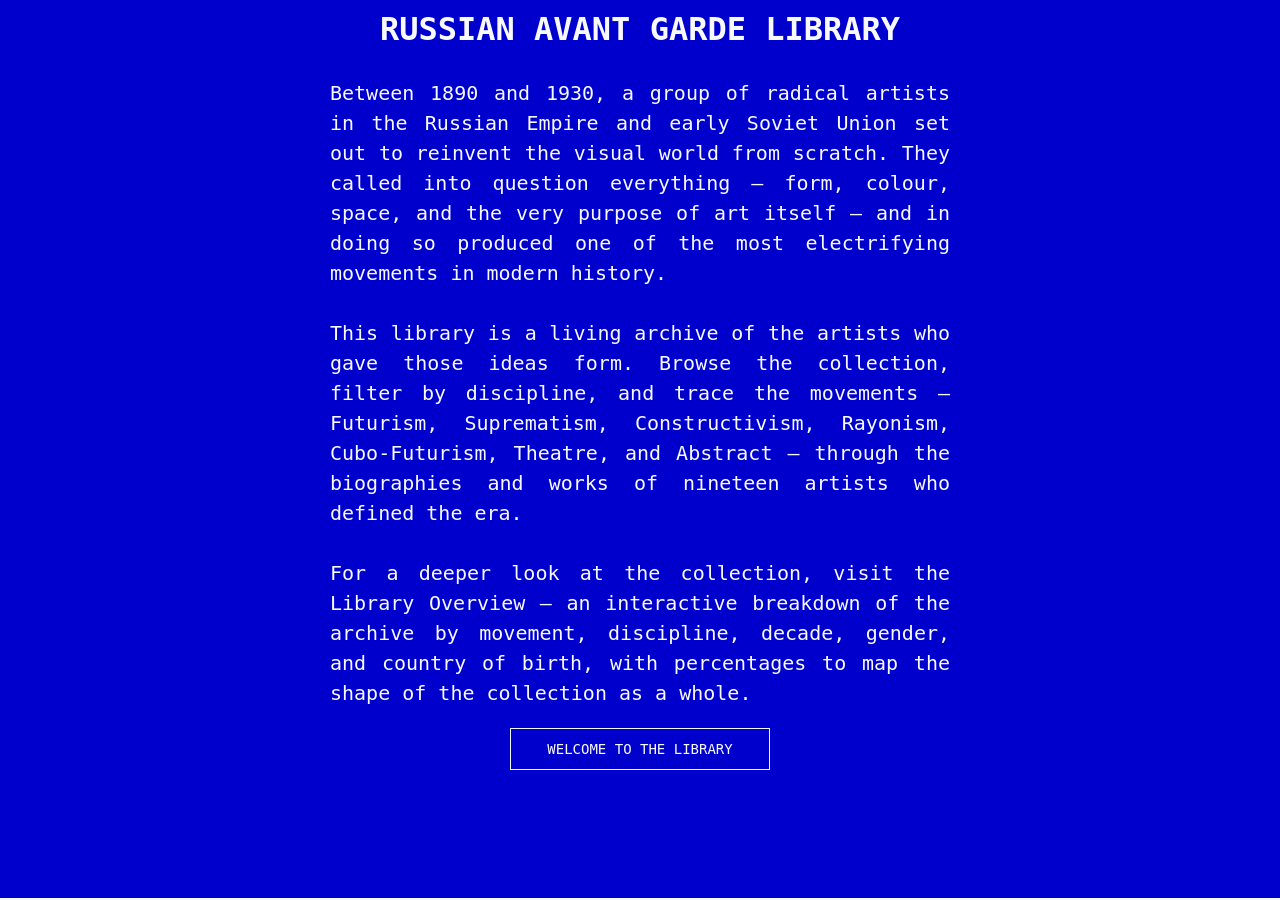
<file: index.html>
<!DOCTYPE html>
<html lang="en">
<head>
  <meta charset="UTF-8">
  <meta name="viewport" content="width=device-width, initial-scale=1.0">
  <title>Russian Avant Garde Library Welcome</title>
  <link rel="stylesheet" href="style.css">
</head>
<body>

  <header>
  <div style="flex:1; display:flex; justify-content:flex-start; align-items:center;">
  </div>
  <h1>Russian Avant Garde Library</h1>
  <div style="flex:1; display:flex; justify-content:flex-end; align-items:center;">
  </div>
</header>

  <main class="landing-container">
    <section class="landing-text">
     
      <p class="landing-description"> Between 1890 and 1930, a group of radical artists in the Russian Empire and early Soviet Union set out to reinvent the visual world from scratch. They called into question everything — form, colour, space, and the very purpose of art itself — and in doing so produced one of the most electrifying movements in modern history.
        <br><br>
        This library is a living archive of the artists who gave those ideas form. Browse the collection, filter by discipline, and trace the movements — Futurism, Suprematism, Constructivism, Rayonism, Cubo-Futurism, Theatre, and Abstract — through the biographies and works of nineteen artists who defined the era. 
        <br><br>
        For a deeper look at the collection, visit the Library Overview — an interactive breakdown of the archive by movement, discipline, decade, gender, and country of birth, with percentages to map the shape of the collection as a whole.
      </p>
    </section>
    <a href="main.html" class="enter-btn">Welcome to the Library</a>
  </main>

  <footer>
    
  </footer>
  <script src="script.js"></script>
<script>
  function updateHeights() {
    const header = document.querySelector('header');
    const topNav = document.querySelector('.nav-top');
    const bottomNav = document.querySelector('.nav-bottom');
    
    const headerH = header ? header.offsetHeight : 0;
    const topNavH = topNav ? topNav.offsetHeight : 0;
    const bottomNavH = bottomNav ? bottomNav.offsetHeight : 0;
    
    const total = headerH + topNavH + bottomNavH;
    document.documentElement.style.setProperty('--ui-height', total + 'px');
  }

  updateHeights();
  window.addEventListener('resize', updateHeights);
</script>
</body>

</html>
</file>
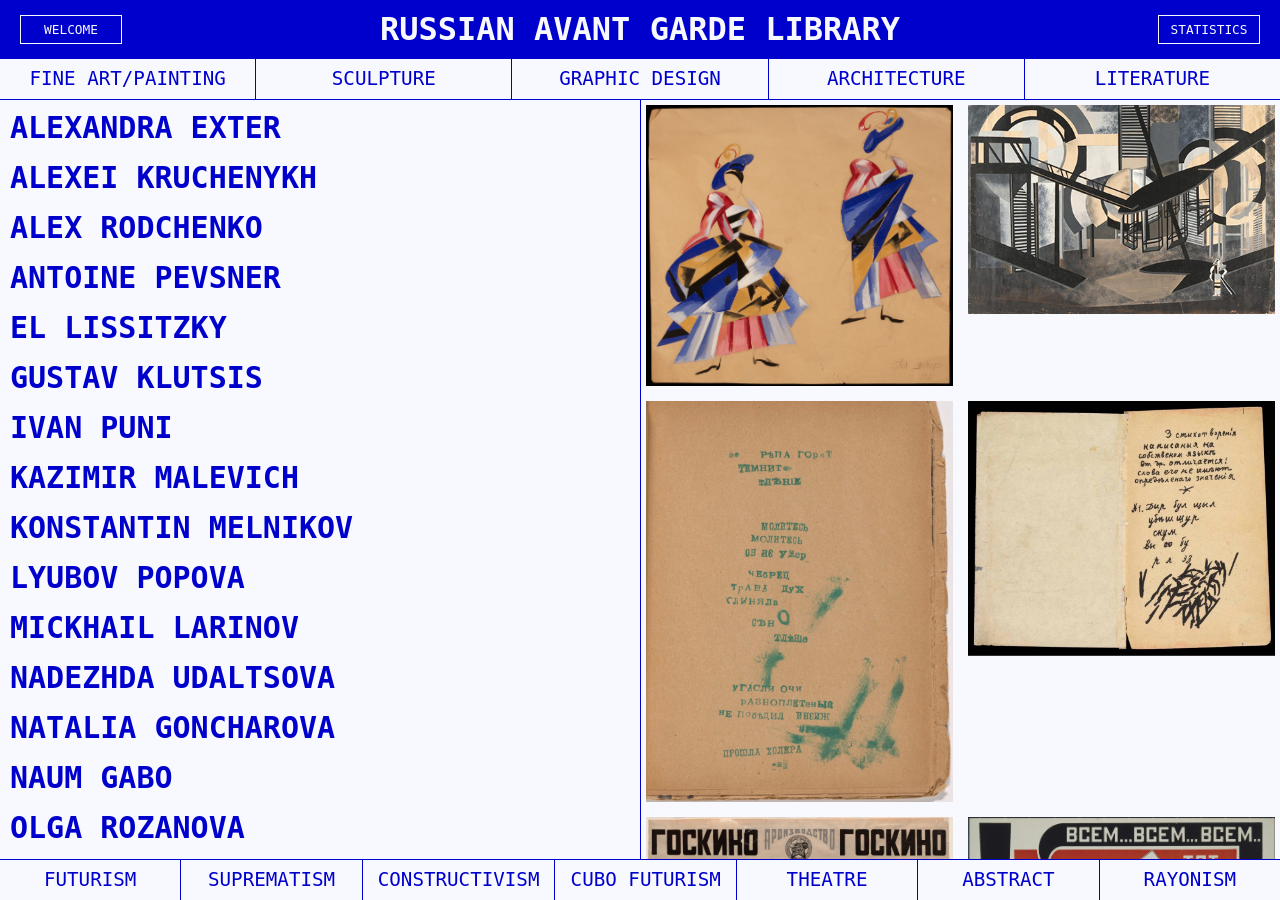
<file: main.html>
<!DOCTYPE html>
<html lang="en">
<head>
    <meta name="viewport" content="width=device-width, initial-scale=1.0">
    <meta charset="UTF-8">
    <title>Russian Avant Garde Library</title>
    <link rel="stylesheet" href="style.css">
</head>

<body>
    <header>
  <div style="flex:1; display:flex; justify-content:flex-start;">
    <a href="index.html" class="header-btn">Welcome</a>
  </div>
  <h1>Russian Avant Garde Library</h1>
  <div style="flex:1; display:flex; justify-content:flex-end;">
    <a href="statistics.html" class="header-btn">Statistics</a>
  </div>
  <button class="hamburger-btn" onclick="toggleMenu()">
    <span></span><span></span><span></span>
  </button>
  <div class="hamburger-menu" id="hamburgerMenu">
    <a href="index.html">Welcome</a>
    <a href="statistics.html">Statistics</a>
  </div>
</header>
    
    <div class="divider"></div>
    
    <nav class="Disciplines">
        
        <ul class="nav-horizontal nav-top">
            <li><a href="#" data-disciplines="painting">Fine Art/Painting</a></li>
            <li><a href="#" data-disciplines="sculpture">Sculpture</a></li>
            <li><a href="#" data-disciplines="graphicdesign">Graphic Design</a></li>
            <li><a href="#" data-disciplines="architecture">Architecture</a></li>
            <li><a href="#" data-disciplines="literature">Literature</a></li>
            
        </ul>
    </nav>

        <div class="divider"></div>

<main class="main-container">
            <section class="artists">
                
                    <ul class="artist-list">
                    
                        <li class="artist"
                            data-discipline="painting"
                            data-movement="cubofuturism theatre"
                            data-artist="alexandraexter">
                            <details>
                                <summary>Alexandra Exter</summary>
                                <p>Born Alexandra Alexandrovna Grigorovich, she attended the Kyiv Art Institute and married Nikolai Eugenovitch Exter. As a member of Russia’s pre-Revolutionary artistic avant-garde, Exter was close to other progressive artists, writers, and composers. In 1916, when nonobjective art was still extremely rare, Exter created her first purely abstract paintings. Her set designs and costumes for a Moscow play won critical acclaim and launched her theatrical career. For the next several decades, Exter produced innovative and influential stage designs for plays, ballets, and experimental films. Like many radical artists, Exter eventually left Russia, settling in Paris in 1924. Exter continued experimenting with Constructivism and sometimes incorporated modern industrial materials such as celluloid and sheet metal into her futuristic designs. She remained an important influence through exhibitions, stage work, and teaching at Fernand Léger’s Académie d’Art Moderne.</p>
                            </details>
                        </li>

                        <li class="artist"
                            data-discipline="literature"
                            data-movement="futurism"
                            data-artist="alexeikruchenykh">
                            <details>
                                <summary>Alexei Kruchenykh</summary>
                                <p>The poet and artist Aleksei Kruchenykh is best known as one of the most dedicated and radical proponents of Russian Futurism. In A Slap in the Face of Public Taste, a manifesto issued in 1912, he and his co-authors called for the inauguration of a new artistic language: “Throw Pushkin, Dostoevsky, Tolstoy, et al., et al., overboard from the Ship of Modernity,” they declared. “We alone are the face of our Time.”  Perhaps more than any other figure in the Futurist group, Kruchenykh fully committed himself to the renunciation of the prevailing artistic and literary canon. His innovative books synthesize nontraditional poetry composed of nonsensical words with abstract imagery often contributed by other artists, including Mikhail Larionov, Natalia Goncharova, and Kazimir Malevich. In these books, Kruchenykh intentionally incorporated misprints, deletions, errors, and even blank pages, seeking to convey the disorder and irrationality of a world marked by rapid social transformation and technological innovation.</p>
                            </details>
                        </li>

                        <li class="artist"
                            data-discipline="graphicdesign"
                            data-movement="constructivism"
                            data-artist="alexrodchenko">
                            <details>
                                <summary>Alex Rodchenko</summary>
                                <p>Alexander Rodchenko is perhaps the most important avant-garde artist to have put his art in the service of political revolution. In this regard, his career is a model of the clash between modern art and radical politics. He emerged as a fairly conventional painter, but his encounters with Russian Futurists propelled him to become an influential founder of the Constructivist movement. And his commitment to the Russian Revolution subsequently encouraged him to abandon first painting and then fine art in its entirety, and to instead put his skills in the service of industry and the state, designing everything from advertisements to book covers. His life's work was a ceaseless experiment with an extraordinary array of media, from painting and sculpture to graphic design and photography. Later in his career, however, the increasingly repressive policies targeted against modern artists in Russia led him to return to painting.</p>
                            </details>
                        </li>

                        <li class="artist"
                            data-discipline="sculpture"
                            data-movement="constructivism"
                            data-artist="antoinepevsner">
                            <details>
                                <summary>Antoine Pevsner</summary>
                                <p>Antoine Pevsner (30 January 1886 – 12 April 1962) was a Russian-born sculptor and the older brother of Alexii Pevsner and Naum Gabo. As the originators of Constructivism and pioneers of kinetic art, the brothers are considered pioneers of twentieth-century sculpture. They made numerous prominent pieces, for instance Antoine's widely known sculpture The Flight of the Bird, located at the General Motors Technical Center in Warren, Michigan.</p>
                            </details>
                        </li>

                        <li class="artist"
                            data-discipline="graphicdesign"
                            data-movement="suprematism constructivism"
                            data-artist="ellissitzky">
                            <details>
                                <summary>El Lissitzky</summary>
                                <p>Russian avant-garde artist El Lissitzky, made a career of utilizing art for social change. In fact, he made the very first abstract work with a political message. Although often highly abstract and theoretical, Lissitzky's work was able speak to the prevailing political discourse of his native Russia, and then the nascent Soviet Union. Following Kazimir Malevich in the Suprematist idiom, Lissitzky used color and basic shapes to make strong political statements. Lissitzky also challenged conventions concerning art, and his Proun series of two-dimensional Suprematist paintings sought to combine architecture and three-dimensional space with traditional, albeit abstract, two-dimensional imagery. A teacher for much of his career and ever an innovator, Lissitzky's work spanned the media of graphic design, typography, photography, photomontage, book design, and architectural design. The work of this cerebral artist was a force of change, deeply influencing modern art including the De Stijl artists and Bauhaus instructors.</p>
                            </details>
                        </li>

                        <li class="artist"
                            data-discipline="graphicdesign"
                            data-movement="constructivism"
                            data-artist="gustavklutsis">
                            <details>
                                <summary>Gustav Klutsis</summary>
                                <p>A Latvian subject of the Russian empire, Gustav Klutsis came to Russia proper during the 1917 Revolution as part of a volunteer machine-gunner unit that helped to topple the czar and safeguard the new Soviet leaders, including Vladimir Lenin. Klutsis had studied painting at home and continued in art schools during and after his military service, ending up at the radically progressive Higher State Artistic and Technical Workshops (VKhUTEMAS)—the cradle of Constructivism. By the early 1920s, Klutsis had worked his way through the rigorous exploration of elemental shapes and basic materials called for by that movement and began to put the Constructivist ethos of honesty and utility to use in agitational propaganda. His designs for mobile poster stands and broadcasting towers (mostly unrealized) to be used for the fifth anniversary of the Revolution were succeeded by years of press illustrations in the rapidly developing idiom of photomontage. Klutsis adopted photography as a means of reinvesting advanced art with what he called “ideologically rich subject matter” that a mass audience would find instantly identifiable and compelling.</p>
                            </details>
                        </li>

                        <li class="artist"
                            data-discipline="painting"
                            data-movement="suprematism cubofuturism"
                            data-artist="ivanpuni">
                            <details>
                                <summary>Ivan Puni</summary>
                                <p>Ivan Puni was born in Kuokkala (then Grand Duchy of Finland in the Russian Empire, now Repino in Russia) to a family of Italian origins. He is the grandson of an eminent Italian composer of ballet music, Cesare Pugni. In 1909-1910 he studied in various workshops, including the Académie Julian in Paris. In 1915 Puni together with the group of avant-garde artists (Aleksandra Ekster, Liubov Popova, Ivan Kliun, Ksenia Boguslavskaya, Olga Rozanova, Nadezhda Udaltsova, Nina Genke and others) joined Supremus, a group led by the founder of Suprematism, Kazimir Malevich. </p>
                            </details>
                        </li>

                        <li class="artist"
                            data-discipline="painting"
                            data-movement="suprematism"
                            data-artist="kazimirmalevich">
                             <details>
                                <summary>Kazimir Malevich</summary>
                                <p>Kazimir Malevich was the founder of the artistic and philosophical school of Suprematism, and his ideas about forms and meaning in art would eventually constitute the theoretical underpinnings of non-objective, or abstract, art. Malevich worked in a variety of styles, but his most important and famous works concentrated on the exploration of pure geometric forms (squares, triangles, and circles) and their relationships to each other and within the pictorial space. Because of his contacts in the West, Malevich was able to transmit his ideas about painting to his fellow artists in Europe and the United States, thus profoundly influencing the evolution of modern art.</p>
                            </details>
                        </li>
                        
                        <li class="artist"
                            data-discipline="architecture"
                            data-movement="constructivism"
                            data-artist="konstantinmelnikov">
                             <details>
                                <summary>Konstantin Melnikov</summary>
                                <p>Konstantin S. Melnikov was one of the most original but also one of the most important architects of the Soviet avant-garde. He belongs in the company of such architects as the brothers Vesnin, Ginzburg, Ladovsky, and the brothers Golosov. With the exception of the younger Leonidov, Melnikov had another characteristic in common with them: They all received a prerevolutionary training, partly at the same institution, the Moscow School for Painting, Sculpture, and Architecture. Academically oriented, their education was strongly focused on classicism, the leading style of the day. Only after the October Revolution, influenced by avant-garde artists in the visual arts (Malevich, Lissitzky, and Tatlin), did they find their way to Modern architecture.</p>
                            </details>
                        </li>
                        
                        <li class="artist"
                            data-discipline="painting"
                            data-movement="suprematism constructivism cubofuturism theatre"
                            data-artist="lyubovpopova">
                             <details>
                                <summary>Lyubov Popova</summary>
                                <p>Lyubov Popova was a radical multimedia artist and designer, who was an active Communist in the 1917 Russian Revolution and the years that followed. She also worked at a time when there were extremely few women artists respected by art institutions or schools, or even in the revolution. Popova travelled Europe and brought a myriad of modern influences to Russian art, in particular Cubism and Futurism - movements focused on multiplicity in the service of showing several angles of an object simultaneously, and demonstrating movement.</p>
                            </details>
                        </li>
                        
                        <li class="artist"
                            data-discipline="painting"
                            data-movement="rayonism"
                            data-artist="mickhaillarinov">
                             <details>
                                <summary>Mickhail Larinov</summary>
                                <p>Larionov was born in Tiraspol, Russia. A painter and theatre designer, in his early career he was one of the leading avant-garde artists in Russia. Together with his life-long companion Natalia Goncharova he experimented with Impressionist and Post-Impressionist techniques. He later sought a fusion between these modern idioms and Russian folk art, in a style that came to be know as ‘Neo-Primitivism’. Around 1912, Larionov and Goncharova developed ‘Rayonism’, a method that acknowledged Futurist and Cubist techniques and focussed on theories of the fourth dimension. Larionov left Russia in 1915 to join up with ballet impresario Serghei Diaghilev, first in Switzerland, and then Paris. He devoted the rest of his career to stage design, executing a number of sets and costumes for Diaghilev productions in the 1920s. He died in Fontenay-aux-Roses, France.</p>
                            </details>
                        </li>

                        <li class="artist"
                            data-discipline="painting"
                            data-movement="suprematism cubofuturism"
                            data-artist="nadezhdaudaltsova">
                            <details>
                                <summary>Nadezhda Udaltsova</summary>
                                <p>An important artist of the Russian avant-garde, Nadezhda Udaltsova collaborated with Vladimir Tatlin and Popova. The first works she exhibited were strongly influenced by French Cubism. Like many of her peers she took part in the 0.10: The Last Futurist Exhibition of Paintings in 1915 and later joined Kazimir Malevich’s group Supremus. As a key artist of the revolutionary generation, after the October Revolution in 1917 she became a member of the Department of Visual Art and was a professor at Svomas (Free State Art Studios) from 1918 to 1920. Later she became a professor of textile design at VKhUTEMAS (Higher Artistic and Technical Studios). In the 1930s Udaltsova faced criticism as a result of Stalin’s campaign against ‘formalism’ and the introduction of Socialist Realism as the new revolutionary aesthetic. Udaltsova’s husband, the artist Alexander Drevin, was executed as part of this cultural purge. Nadezhda Udaltsova continued to paint but abandoned abstraction.</p>
                            </details>
                        </li>
                        
                        <li class="artist"
                            data-discipline="painting"
                            data-movement="futurism theatre rayonism"
                            data-artist="nataliagoncharova">
                            <details>
                                <summary>Natalia Goncharova</summary>
                                <p>“The West has shown me one thing—everything that it has comes from the East.”  These are the words with which Natalia Goncharova expressed her skepticism toward the prestige that Western art enjoyed in Russia. Though she, too, had been influenced by modern French painting, she now began to see its “insignificance,” declaring, “My path is to the original source of all the arts—the East.” What Goncharova had in mind was the art of vsechestvo(everythingness). The essence of this new art lay in an omnivorous embrace of ancient, modern, Eastern, and Western styles and in the conviction that Cubism was not Pablo Picasso and Georges Braque’s invention but rather something anticipated by ancient Scythian sculpture.</p>
                            </details>
                        </li>
                            
                        <li class="artist"
                            data-discipline="sculpture"
                            data-movement="constructivism"
                            data-artist="naumgabo">
                            <details>
                                <summary>Naum Gabo</summary>
                                <p>Naum Gabo was born in Bryansk, Russia. He worked alongside Kandinsky, Tatlin and Malevich until 1921, when he moved to Berlin. There he and his brother, Antoine Pevsner, became leading exponents of Constructivist art, and in their jointly authored manifesto of 1920 they asserted the relationship between art to science and every aspect of modern life, writing that art, ‘should attend us everywhere that life flows and acts’. Gabo’s sculpture prioritised light, space and the kinetic, and the artist often made use of new materials, including plastics. </p>
                            </details>
                        </li>

                        <li class="artist"
                            data-discipline="painting"
                            data-movement="futurism suprematism cubofuturism"
                            data-artist="olgarozanova">
                            <details>
                                <summary>Olga Rozanova</summary>
                                <p>Olga Rozanova was a member of many of the most important art groupings and movements in early-20th century Russia, while the development of her work across the 1910s represents in microcosm the evolution of the Russian avant-garde over the same period. In this sense, she is significant as an exemplary artist of her era, but in many ways, Rozanova was also an exceptional figure: not just as one of few women attached to movements such as Cubo-Futurism and Suprematism, but in bringing her individual theories of spiritual energy and color interaction to bear on those movements, resulting in a unique and emotionally dynamic body of work. Had she not died of diphtheria in 1918 at the age of just 32, she might well be placed alongside Kazimir Malevich as one of the pioneers of 20th-century abstract painting.</p>
                            </details>
                        </li>

                        <li class="artist"
                            data-discipline="graphicdesign"
                            data-movement="constructivism theatre"
                            data-artist="varvarastepanova">
                            <details>
                                <summary>Varvara Stepanova</summary>
                                <p>The collapse of the Russian Empire and the advent of the Soviet regime brought about fundamental changes in all areas of culture, and the visual arts were no exception. The revolution, many avant-garde artists argued, called for a more direct engagement with the social world. Varvara Stepanova, who stood at the forefront of these changes along with her husband Aleksandr Rodchenko, had this to say about the new art necessitated by the new regime: “Constructivism”—the name that Stepanova and her fellow travelers gave to the new art—“is movement away from representation and contemplation toward activity and production.</p>
                            </details>
                        </li>

                        <li class="artist"
                            data-discipline="sculpture"
                            data-movement="constructivism"
                            data-artist="vladimirtatlin">
                            <details>
                                <summary>Vladimir Tatlin</summary>
                                <p>Vladimir Tatlin was central to the birth of Russian Constructivism. Often described as a "laboratory Constructivist," he took lessons learned from Pablo Picasso's Cubist reliefs and Russian Futurism, and began creating objects that sometimes seem poised between sculpture and architecture. Initially trained as an icon painter, he soon abandoned the traditionally pictorial concerns of painting and instead concentrated on the possibilities inherent in the materials he used - often metal, glass, and wood. He wanted above all to bend art to modern purposes and, ultimately, to tasks suited to the goals of Russia's Communist revolution. He is remembered most for his Monument to the Third International (1919-20). A design for the Communist International headquarters, it was realized as a model but never built. It crystallized his desire to bring about a synthesis of art and technology, and has remained a touchstone of that utopian goal for generations of artists since. The arc of his career has come to define the spirit of avant-gardism in the 20th century, the attempt to bring art to the service of everyday life.</p>
                            </details>
                        
                        <li class="artist"
                            data-discipline="literature"
                            data-movement="futurism"
                            data-artist="vladimirmayakovsky">
                            <details>
                                <summary>Vladimir Mayakovsky</summary>
                                <p>Mayakovsky was, in his lifetime, the most dynamic figure of the Soviet literary scene. His predominantly lyrical poems and his technical innovations influenced a number of Soviet poets, and outside Russia his impress was strong, especially in the 1930s, after Stalin declared him the “best and most talented poet of our Soviet epoch.” In the 1960s, young poets, drawn to avant-garde art and activism that often clashed with communist dogma, organized poetry readings under Mayakovsky’s statue in Moscow. In the Soviet Union’s final years there was a strong tendency to view Mayakovsky’s work as dated and insignificant, yet, on the basis of his best works, his reputation was later revived.</p>
                            </details>
                        </li>

                        <li class="artist"
                            data-discipline="painting"
                            data-movement="abstract"
                            data-artist="wassilykandinsky">
                            <details>
                                <summary>Wassily Kandinsky</summary>
                                <p>One of the pioneers of abstract modern art, Wassily Kandinsky exploited the evocative interrelation between color and form to create an experience that engaged the sight, sound, and emotions. He believed that total abstraction offered the possibility for profound, transcendental expression, and that copying from nature only interfered with this process. Influenced by the mystical ideas of Theosophy, he created art that sought to communicate universal spiritual truths. He also innovated a pictorial language only loosely related to the outside world, but deeply expressive of the artist's inner experience. His visual vocabulary developed through three phases, shifting from his early, representational canvases and their divine symbolism to his rapturous and operatic compositions, to his late, geometric and biomorphic flat planes of color. Kandinsky's art and ideas inspired many generations of artists, from his students at the Bauhaus to the Abstract Expressionists after World War II.</p>
                            </details>
                        </li>
                    </ul>

            </section>
                <div class="divider1"></div>

            <section class="artworks">
                <div id="artwork-grid">
                    <img 
                        src="images/alexandraexter-01.jpeg" 
                        class="artwork"
                        data-discipline="painting"
                        data-artist="alexandraexter"
                        data-movement="theatre"/>

                    <img 
                        src="images/alexandraexter-02.jpeg"
                        class="artwork"
                        data-discipline="painting"
                        data-artist="alexandraexter"
                        data-movement="theatre"/> 
                    <img 
                        src="images/alekseikruchenykh-01.jpeg"
                        data-discipline="literature"
                        class="artwork"
                        data-movement="futurism"
                        data-artist="alexeikruchenykh">
                    <img 
                        src="images/alekseikruchenykh-02.jpeg"
                        data-discipline="literature"
                        class="artwork"
                        data-movement="futurism"
                        data-artist="alexeikruchenykh">
                    <img 
                        src="images/alexrodchenko-01.jpeg"
                        class="artwork"
                        data-discipline="graphicdesign"
                        data-movement="constructivism"
                        data-artist="alexrodchenko">
                    <img
                        src="images/alexrodchenko-02.jpeg"
                        class="artwork"
                        data-discipline="graphicdesign"
                        data-movement="constructivism"
                        data-artist="alexrodchenko">
                    <img 
                        src="images/antoinepevsner-01.jpeg"
                        class="artwork"
                        data-discipline="sculpture"
                        data-movement="constructivism"
                        data-artist="antoinepevsner">
                    <img 
                        src="images/antoinepevsner-02.jpeg"
                        class="artwork"
                        data-discipline="sculpture"
                        data-movement="constructivism"
                        data-artist="antoinepevsner">
                    <img 
                        src="images/ellissitzky-01.jpeg"
                        class="artwork"
                        data-discipline="graphicdesign"
                        data-movement="suprematism constructivism"
                        data-artist="ellissitzky">
                    
                    <img
                        src="images/ellissitzky-02.jpeg"
                        class="artwork"
                        data-discipline="graphicdesign"
                        data-movement="suprematism constructivism"
                        data-artist="ellissitzky">
                    <img 
                        src="images/gustavklutsis-01.jpeg"
                        class="artwork"
                        data-discipline="graphicdesign"
                        data-movement="constructivism"
                        data-artist="gustavklutsis">
                    <img 
                        src="images/gustavklutsis-02.jpeg"
                        class="artwork"
                        data-discipline="graphicdesign"
                        data-movement="constructivism"
                        data-artist="gustavklutsis">
                    <img 
                        src="images/ivanpuni_01.jpeg"
                        class="artwork"
                        data-discipline="painting"
                        data-movement="suprematism cubofuturism"
                        data-artist="ivanpuni">
                    <img 
                        src="images/ivanpuni-02.jpeg"
                        class="artwork"
                        data-discipline="painting"
                        data-movement="suprematism cubofuturism"
                        data-artist="ivanpuni">
                    <img 
                        src="images/kazimirmalevich-01.jpeg"
                        class="artwork"
                        data-discipline="painting"
                        data-movement="suprematism"
                        data-artist="kazimirmalevich">
                    <img 
                        src="images/kazimirmalevich-02.jpeg"
                        class="artwork"
                        data-discipline="painting"
                        data-movement="suprematism"
                        data-artist="kazimirmalevich">
                    <img 
                        src="images/konstantinmelnikov-01.jpeg"
                        class="artwork"
                        data-discipline="architecture"
                        data-movement="constructivism"
                        data-artist="konstantinmelnikov">
                    <img 
                        src="images/konstantinmelnikov-02.jpeg"
                        class="artwork"
                        data-discipline="architecture"
                        data-movement="constructivism"
                        data-artist="konstantinmelnikov">
                    <img 
                        src="images/lyubovpopova-01.jpeg"
                        class="artwork"
                        data-discipline="painting"
                        data-movement="suprematism constructivism cubofuturism theatre"
                        data-artist="lyubovpopova">
                    <img 
                        src="images/lyubovpopova-02.jpeg"
                        class="artwork"
                        data-discipline="painting"
                        data-movement="suprematism constructivism cubofuturism theatre"
                        data-artist="lyubovpopova">
                    <img 
                        src="images/mikhaillarinov-01.jpeg"
                        class="artwork"
                        data-discipline="painting"
                        data-movement="rayonism"
                        data-artist="mickhaillarinov">
                    <img 
                        src="images/mikhaillarinov-02.jpeg"
                        class="artwork"
                        data-discipline="painting"
                        data-movement="rayonism"
                        data-artist="mickhaillarinov">
                    <img 
                        src="images/nadezhdaudaltsova-01.jpeg"
                        class="artwork"
                        data-discipline="painting"
                        data-movement="suprematism cubofuturism"
                        data-artist="nadezhdaudaltsova">
                    <img 
                        src="images/nadezhdaudaltsova-02.jpeg"
                        class="artwork"
                        data-discipline="painting"
                        data-movement="suprematism cubofuturism"
                        data-artist="nadezhdaudaltsova">
                    <img 
                        src="images/nataliagoncharova-01.jpeg"
                        class="artwork"
                        data-discipline="painting"
                        data-movement="futurism theatre rayonism"
                        data-artist="nataliagoncharova">
                    <img 
                        src="images/nataliagoncharova-02.jpeg"
                        class="artwork"
                        data-discipline="painting"
                        data-movement="futurism theatre rayonism"
                        data-artist="nataliagoncharova">
                    <img 
                        src="images/naumgabo-01.jpeg"
                        class="artwork"
                        data-discipline="sculpture"
                        data-movement="constructivism"
                        data-artist="naumgabo">
                    <img 
                        src="images/naumgabo-02.jpeg"
                        class="artwork"
                        data-discipline="sculpture"
                        data-movement="constructivism"
                        data-artist="naumgabo">
                    <img 
                        src="images/olgarozanova-01.jpeg"
                        class="artwork"
                        data-discipline="painting"
                        data-movement="futurism suprematism cubofuturism"
                        data-artist="olgarozanova">
                    <img 
                        src="images/olgarozanova-02.jpeg"
                        class="artwork"
                        data-discipline="painting"
                        data-movement="futurism suprematism cubofuturism"
                        data-artist="olgarozanova">
                    <img
                        src="images/varvarastepanova-01.jpeg"
                        class="artwork"
                        data-discipline="graphicdesign"
                        data-movement="constructivism theatre"
                        data-artist="varvarastepanova">
                    <img 
                        src="images/varvarastepanova-02.jpeg"
                        class="artwork"
                        data-discipline="graphicdesign"
                        data-movement="constructivism theatre"
                        data-artist="varvarastepanova">
                    <img 
                        src="images/vladimirtatlin-01.jpeg"
                        class="artwork"
                        data-discipline="sculpture"
                        data-movement="constructivismm"
                        data-artist="vladimirtatlin">
                    <img 
                        src="images/vladimirtatlin-02.jpeg"
                        class="artwork"
                        data-discipline="sculpture"
                        data-movement="constructivismm"
                        data-artist="vladimirtatlin">
                    <img 
                        src="images/vladimirmayakovsky-01.jpeg"
                        class="artwork"
                        data-discipline="literature"
                        data-movement="futurism"
                        data-artist="vladimirmayakovsky">
                    <img 
                        src="images/vladimirmayakovsky-02.jpeg"
                        class="artwork"
                        data-discipline="literature"
                        data-movement="futurism"
                        data-artist="vladimirmayakovsky">
                    <img 
                        src="images/wassilykandinsky-01.jpeg"
                        class="artwork"
                        data-discipline="painting"
                        data-movement="abstract"
                        data-artist="wassilykandinsky">
                    <img 
                        src="images/wassilykandinsky-02.jpeg"
                        class="artwork"
                        data-discipline="painting"
                        data-movement="abstract"
                        data-artist="wassilykandinsky">

                </div> 
            </section>

        </main>
    
    <footer>
            <div class="divider"></div>
    
        <nav class="Movements">
            
            <ul class="nav-horizontal nav-bottom">
                <li><a href="#" data-movements="futurism">Futurism</a></li>
                <li><a href="#" data-movements="suprematism">Suprematism</a></li>
                <li><a href="#" data-movements="constructivism">Constructivism</a></li>
                <li><a href="#" data-movements="cubofuturism">Cubo Futurism</a></li>
                <li><a href="#" data-movements="theatre">Theatre</a></li>
                <li><a href="#" data-movements="abstract">Abstract</a></li>
                <li><a href="#" data-movements="rayonism">Rayonism</a></li>
                
            </ul> 
        </nav>
            
    </footer>

<script src="script.js"></script>
<script>
  function updateHeights() {
    const header = document.querySelector('header');
    const topNav = document.querySelector('.nav-top');
    const bottomNav = document.querySelector('.nav-bottom');
    
    const headerH = header ? header.offsetHeight : 0;
    const topNavH = topNav ? topNav.offsetHeight : 0;
    const bottomNavH = bottomNav ? bottomNav.offsetHeight : 0;
    
    const total = headerH + topNavH + bottomNavH;
    document.documentElement.style.setProperty('--ui-height', total + 'px');
  }

  updateHeights();
  window.addEventListener('resize', updateHeights);
  
</script>
<script>
  function toggleMenu() {
    document.getElementById('hamburgerMenu').classList.toggle('open');
  }
  document.addEventListener('click', function(e) {
    const menu = document.getElementById('hamburgerMenu');
    const btn = document.querySelector('.hamburger-btn');
    if (!menu.contains(e.target) && !btn.contains(e.target)) {
      menu.classList.remove('open');
    }
  });
</script>
</body>
</html>
</file>
<file: style.css>
html, body {
  height: 100%;
  margin: 0;
}
/*NON-CHANGABLE ASSETS*/

  body {
    font-family: monospace, 'Lucida Sans', 'Lucida Sans Regular', 'Lucida Grande', 'Lucida Sans Unicode', Geneva, Verdana, sans-serif;
    display: flex;
    flex-direction: column;
    background-color: ghostwhite;
    color: mediumblue;
    text-decoration: none;
    list-style-type: none;
  }

  header {
    position: relative;
    display: flex;
    flex-direction: row;
    align-items: center;
    padding: 10px 20px;
    flex-shrink: 0;
    color: ghostwhite;
    background-color: mediumblue;
  }

  h1 {
    text-align: center;
    margin: 0;
    font-size: clamp(10px, 2.5vw, 50px);
    text-transform: uppercase;
    color: ghostwhite;
    cursor: pointer;
    white-space: nowrap;
  }
/*HEADER*/
  .header-btn {
    font-family: monospace;
    font-size: clamp(8px, 1vw, 14px);
    text-transform: uppercase;
    color: ghostwhite;
    text-decoration: none;
    border: 1px solid ghostwhite;
    padding: 6px 10px;
    white-space: nowrap;
    flex-shrink: 0;
    width: 80px;
    text-align: center;
    transition: background 0.2s, color 0.2s;
  }

  .header-btn:hover {
    background: ghostwhite;
    color: mediumblue;
  }
/*HAMBURGER MENU BUTTON*/
  .hamburger-btn {
    display: none;
    flex-direction: column;
    gap: 5px;
    background: none;
    border: none;
    cursor: pointer;
    padding: 8px;
    position: absolute;
    right: 10px;
  }

  .hamburger-btn span {
    display: block;
    width: 20px;
    height: 2px;
    background: ghostwhite;
  }

  .hamburger-menu {
    display: none;
    position: absolute;
    top: 100%;
    right: 0;
    background: mediumblue;
    border-top: 1px solid ghostwhite;
    width: 100%;
    z-index: 100;
    transition: background 0.2s, color 0.2s;
  }

  .hamburger-menu a {
    display: block;
    padding: 10px 20px;
    color: ghostwhite;
    text-decoration: none;
    text-transform: uppercase;
    font-family: monospace;
    font-size: 14px;
    border-bottom: 1px solid ghostwhite;
  }

  .hamburger-menu a:last-child {
    border-bottom: none;
  }

  .hamburger-menu a:hover {
    background: ghostwhite;
    color: mediumblue;
  }

  .hamburger-menu.open {
    display: block;
  }

/*LANDING PAGE*/
  .landing-container {
    background-color: mediumblue;
    min-height: calc(100vh - 60px);
    padding: 0px 20px;
    display: flex;
    flex-direction: column;
    justify-content: flex-start;
    align-items: center;
  } 

  .landing-text {
    width: 50%;
    max-width: 700px;
  }

  .landing-description {
    color: ghostwhite;
    font-size: clamp(13px, 1.8vw, 20px);
    line-height: 1.5;
    text-align: justify;
  }

  .enter-btn {
    display: inline-block;
    padding: 12px 36px;
    background-color: mediumblue;
    border: 1px solid aliceblue;
    color: ghostwhite;
    text-decoration: none;
    text-transform: uppercase;
    font-family: monospace;
    font-size: 14px;
    cursor: pointer;
    transition: background 0.2s, color 0.2s;
  }

  .enter-btn:hover {
    background-color: ghostwhite;
    color: mediumblue;
  }

/*MOBILE VERSION FOR HEADER + HAMBURGER MENU*/
@media (max-width: 1024px) {
  .header-btn {
    display: none;
  }

  .hamburger-btn {
    display: flex;
    transition: background 0.2s, color 0.2s;
  }
}

/*MOBILE VERISON FOR THE WEBSITE*/
@media (max-width: 768px) {
  
  h1 {
    font-size: clamp(12px, 4.5vw, 24px);
    padding: 5px 10px;
    line-height: 1.2;
  }

  /*LANDING PAGE*/
  .landing-container {
    padding: 20px;
    justify-content: flex-start;
  }

  .landing-text {
    width: 100%;
  }

  /*NAVIGATION TOP*/
  .nav-top {
    flex-wrap: nowrap;
    overflow-x: auto;
    -webkit-overflow-scrolling: touch;
    transition: background 0.2s, color 0.2s;
  }
  .nav-top li {
    flex-shrink: 0;
  }

  .nav-top li a {
    padding: 15px 20px;
  }

  /*NAVIGATION BOTTOM*/
  .nav-bottom {
    flex-wrap: nowrap;
    overflow-x: auto;
    -webkit-overflow-scrolling: touch;
    transition: background 0.2s, color 0.2s;
  }

  .nav-bottom li {
    flex-shrink: 0;
  }
  
  .nav-bottom li a {
    padding: 15px 20px;
  }

  /*ARTISTS CONTAINER*/
  .artist summary {
    font-size: clamp(15px, 3vw, 20px);
  }

  .artist p {
    font-size: clamp(13px, 3vw, 15px);
  }

   /*ARTWORKS CONTAINER*/
  #artwork-grid {
    grid-template-columns: repeat(2, 1fr);
  }

  .overview-canvas-wrap {
    width: 100%;
    height: 260px;
  }

  
}

 /*NAVIGATIONS*/
.nav-horizontal {
  font-size: clamp(12px, 1.5vw, 20px);
  text-transform: uppercase;
  list-style: none;
  padding: 0;
  margin: 0;
  display: flex;
  flex-direction: row;
  justify-content: space-evenly;
  flex-wrap: nowrap;
  width: 100%;
  transition: background 0.2s, color 0.2s;
}

.nav-horizontal li {
  border-right: 1px solid mediumblue;
  flex: 1;
}

.nav-horizontal li:last-child {
  border-right: none;
}

.nav-horizontal li a {
  display: block;
  padding: 15px 15px;
  text-decoration: none;
  line-height: 10px;
  color: mediumblue;
  text-align: center;
  white-space: nowrap;
}

.nav-horizontal li a:hover,
.nav-horizontal li a.active {
  background-color: mediumblue;
  color: ghostwhite;
}

 /*FOOTER*/
footer {
  position: fixed;
  bottom: 0;
  left: 0;
  width: 100%;
  background-color: ghostwhite;
}

 /*MAIN CONTAINER: CREATES TWO SCROLLABLE CONTAINERS ON THE SAME LEVEL*/
.main-container {
  height: calc(100vh - var(--ui-height));
  margin-bottom: var(--ui-height);
  display: flex;
  gap: 0px;
  flex: 1;
}

.artists {
  height: 100%;
  max-height: 100%;
  width: 50%;
  overflow-y: auto;
  border-right: 1px solid mediumblue;
  transition: background 0.2s, color 0.2s;
  
}

.artists ul, 
.artists li {
  list-style: none;
  padding: 0;
  margin: 5px;
}

.artist p {
  font-size: clamp(12px, 1.8vw, 20px);
  padding: 0px 0px;
  color: mediumblue;
}

.artist summary {
  cursor: pointer;
  font-size: clamp(16px, 2.5vw, 30px);
  font-weight: 600;
  padding: 5px 0;
  text-transform: uppercase;
  list-style-type: none;
}

.artworks {
  width: 50%;
  height: 100%;
  max-height: 100%;
  overflow-y: auto;
}

#artwork-grid {
  display: grid;
  grid-template-columns: repeat(auto-fit, minmax(200px, 1fr));
  gap: 15px;
  padding: 5px;
}

#artwork-grid img {
  width: 100%;
  height: auto;
  cursor: pointer;
}

details summary {
  list-style: none;
  cursor: pointer;
}

details summary::-webkit-details-marker {
  display: none;
}

.divider {
  border-top: 1px solid mediumblue;
}

.divider1 {
  border-top: 1px solid mediumblue;
}

.overview-container {
  display: flex;
  flex-direction: column;
  align-items: center;
  margin-bottom: var(--ui-height);
}

.overview-title {
  text-transform: uppercase;
  font-size: clamp(14px, 2vw, 22px);
  letter-spacing: 2px;
  margin-bottom: 30px;
  text-align: center;
}

.overview-chart-wrap {
  display: flex;
  flex-wrap: wrap;
  justify-content: center;
  align-items: flex-start;
  gap: 40px;
  width: 100%;
  max-width: 700px;
}

.overview-canvas-wrap {
  position: relative;
  width: 312px;
  height: 312px;
}

.legend {
  display: flex;
  flex-direction: column;
  gap: 10px;
  font-size: clamp(12px, 1.8vw, 20px);
  font-family: monospace;
}

.legend-item {
  display: flex;
  align-items: center;
  gap: 8px;
}

.legend-dot {
  width: 12px;
  height: 12px;
  flex-shrink: 0;
}



@media (max-width: 768px) {
  .main-container {
    flex-direction: column;
    height: 600px;
    overflow: none;
  }

  .artists {
    width: 100%;
    height: calc((100vh - var(--ui-height)) * 0.4);
  max-height: calc((100vh - var(--ui-height)) * 0.4);
  }

  .artworks {
    width: 100%;
    height: calc((100vh - var(--ui-height)) * 0.6);
  max-height: calc((100vh - var(--ui-height)) * 0.6);
  }
}
</file>
